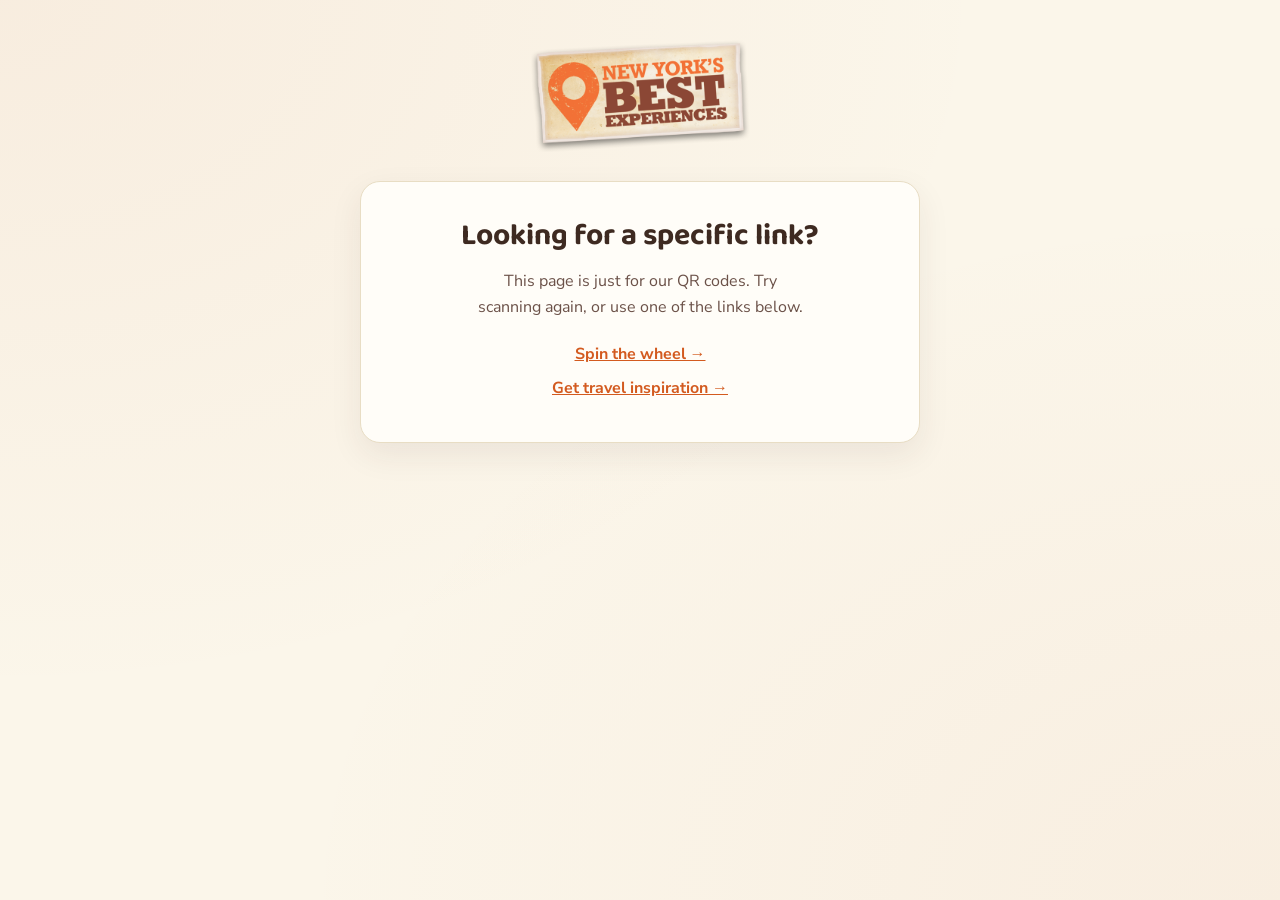
<file: public/index.html>
<!doctype html>
<html lang="en">
<head>
<meta charset="utf-8">
<meta name="viewport" content="width=device-width, initial-scale=1">
<title>New York's Best Experiences</title>
<meta name="robots" content="noindex">
<link rel="preconnect" href="https://fonts.googleapis.com">
<link rel="preconnect" href="https://fonts.gstatic.com" crossorigin>
<link href="https://fonts.googleapis.com/css2?family=Baloo+2:wght@600;700;800&family=Nunito+Sans:wght@400;600;700;800&display=swap" rel="stylesheet">
<link rel="stylesheet" href="assets/style.css">
</head>
<body>
<div class="wrap">
  <img class="logo" src="assets/nybe-logo.png" alt="New York's Best Experiences">
  <div class="card thanks-card">
    <h1>Looking for a specific link?</h1>
    <p>This page is just for our QR codes. Try scanning again, or use one of the links below.</p>
    <p style="margin-top:22px;"><a href="spin/" style="color:var(--accent-dark);font-weight:700;">Spin the wheel &rarr;</a></p>
    <p><a href="inbox/" style="color:var(--accent-dark);font-weight:700;">Get travel inspiration &rarr;</a></p>
  </div>
</div>
</body>
</html>
</file>
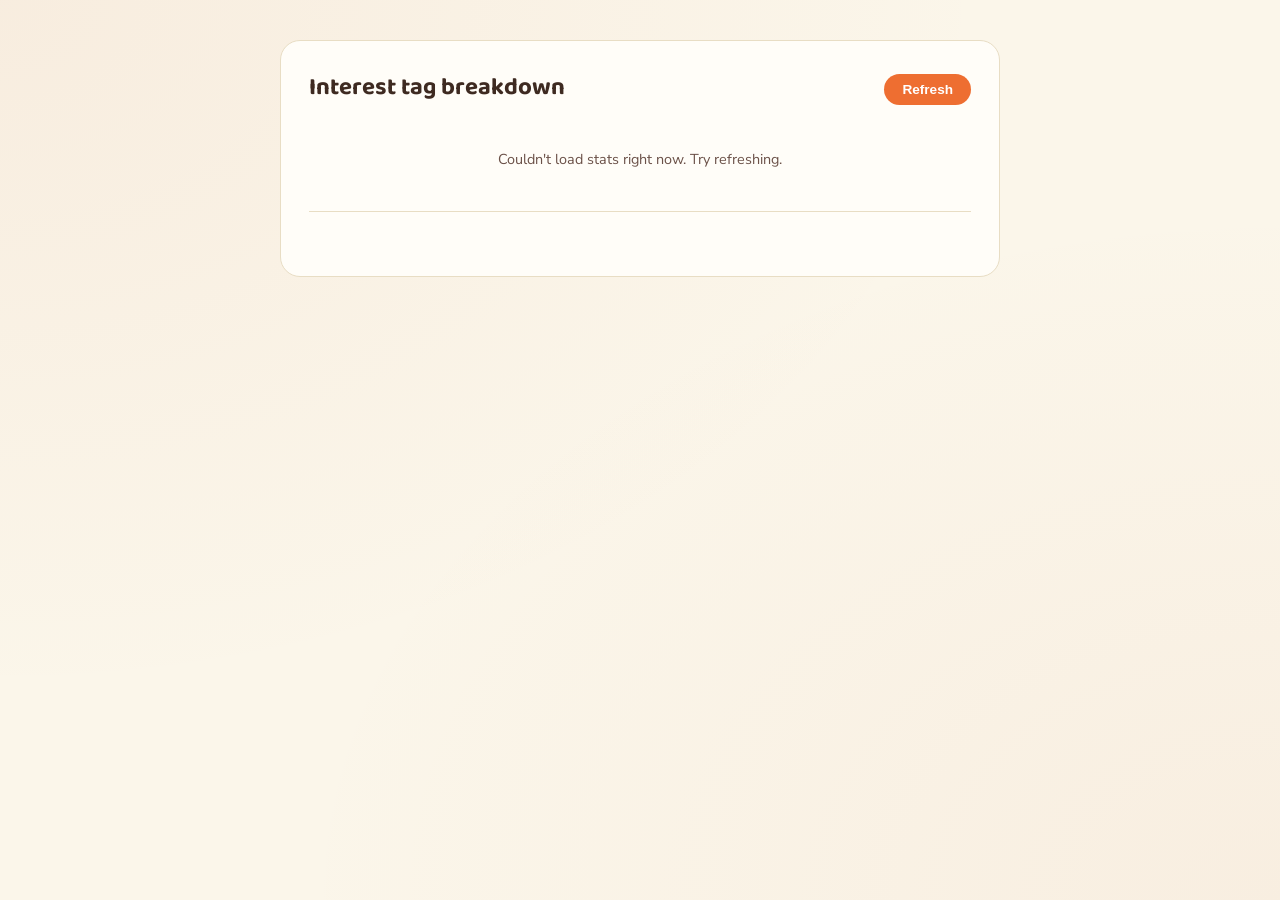
<file: public/admin/index.html>
<!doctype html>
<html lang="en">
<head>
<meta charset="utf-8">
<meta name="viewport" content="width=device-width, initial-scale=1">
<title>Interest Tags — New York's Best Experiences</title>
<meta name="robots" content="noindex, nofollow">
<link rel="preconnect" href="https://fonts.googleapis.com">
<link rel="preconnect" href="https://fonts.gstatic.com" crossorigin>
<link href="https://fonts.googleapis.com/css2?family=Baloo+2:wght@600;700;800&family=Nunito+Sans:wght@400;600;700;800&display=swap" rel="stylesheet">
<link rel="stylesheet" href="../assets/style.css">
<style>
  body { align-items: flex-start; padding-top: 40px; }
  .dash-wrap { width: 100%; max-width: 720px; }
  .dash-card {
    background: var(--card);
    border: 1px solid var(--border);
    border-radius: 20px;
    padding: 32px 28px;
  }
  .dash-head { display: flex; align-items: baseline; justify-content: space-between; gap: 12px; flex-wrap: wrap; margin-bottom: 4px; }
  .dash-head h1 { font-family: 'Baloo 2', sans-serif; font-size: 1.5rem; margin: 0; color: var(--text); }
  .dash-sub { color: var(--text-soft); font-size: 0.85rem; margin: 0 0 24px; }
  .refresh-btn {
    background: var(--accent); color: #fff; border: none; border-radius: 999px;
    padding: 8px 18px; font-weight: 700; font-size: 0.85rem; cursor: pointer;
  }
  .refresh-btn:disabled { opacity: 0.5; cursor: default; }
  .bar-row { margin-bottom: 14px; }
  .bar-label { display: flex; justify-content: space-between; font-size: 0.9rem; font-weight: 700; color: var(--text); margin-bottom: 4px; }
  .bar-label .count { color: var(--accent-dark); font-weight: 800; }
  .bar-label .pct { color: var(--text-soft); font-weight: 600; font-size: 0.8em; }
  .bar-track { background: var(--accent-soft); border-radius: 999px; height: 14px; overflow: hidden; }
  .bar-fill { background: var(--accent); height: 100%; border-radius: 999px; transition: width 0.4s ease; }
  .state-msg { color: var(--text-soft); font-size: 0.9rem; padding: 20px 0; text-align: center; }
  .total-line { margin-top: 22px; padding-top: 18px; border-top: 1px solid var(--border); color: var(--text-soft); font-size: 0.85rem; }
</style>
</head>
<body>
<div class="dash-wrap">
  <div class="dash-card">
    <div class="dash-head">
      <h1>Interest tag breakdown</h1>
      <button class="refresh-btn" id="refreshBtn" type="button">Refresh</button>
    </div>
    <p class="dash-sub" id="updatedLine">Loading&hellip;</p>
    <div id="bars"></div>
    <p class="total-line" id="totalLine"></p>
  </div>
</div>

<script>
(function () {
  var WORKER_URL = "https://nybe-qr-worker.miriam-68c.workers.dev/api/interest-stats";
  var LABELS = {
    "foodie": "Foodie", "wine": "Wine", "culture/art": "Culture/Art", "hiking": "Hiking",
    "fishing": "Fishing", "camping/rving": "Camping/RVing", "family fun": "Family Fun",
    "craft beverage": "Craft Beverage", "cool towns": "Cool Towns", "events": "Events",
    "beach": "Beach", "autumn": "Autumn", "lodging": "Lodging", "winter fun": "Winter Fun",
    "adventure": "Adventure"
  };

  var barsEl = document.getElementById("bars");
  var updatedEl = document.getElementById("updatedLine");
  var totalEl = document.getElementById("totalLine");
  var btn = document.getElementById("refreshBtn");

  function render(data) {
    var counts = data.counts.filter(function (c) { return c[1] !== null; });
    counts.sort(function (a, b) { return b[1] - a[1]; });
    var max = counts.reduce(function (m, c) { return Math.max(m, c[1]); }, 1);
    var sum = counts.reduce(function (s, c) { return s + c[1]; }, 0);

    barsEl.innerHTML = "";
    counts.forEach(function (c) {
      var tag = c[0], count = c[1];
      var row = document.createElement("div");
      row.className = "bar-row";
      var barPct = Math.round((count / max) * 100);
      var sharePct = sum ? ((count / sum) * 100).toFixed(1) : "0.0";
      row.innerHTML =
        '<div class="bar-label"><span>' + (LABELS[tag] || tag) + '</span><span class="count">' + count + ' <span class="pct">(' + sharePct + '%)</span></span></div>' +
        '<div class="bar-track"><div class="bar-fill" style="width:' + barPct + '%"></div></div>';
      barsEl.appendChild(row);
    });

    totalEl.textContent = sum + " tag selections across " + counts.length + " interest categories. Counts are per-tag (a contact with 3 interests counts once in each); percentages are each tag's share of all selections.";

    var d = new Date(data.generatedAt);
    updatedEl.textContent = "Live from GHL — updated " + d.toLocaleString();
  }

  function load() {
    btn.disabled = true;
    updatedEl.textContent = "Loading…";
    fetch(WORKER_URL)
      .then(function (r) { return r.json(); })
      .then(function (data) {
        if (!data.ok) throw new Error(data.error || "failed");
        render(data);
      })
      .catch(function () {
        barsEl.innerHTML = "";
        updatedEl.textContent = "";
        totalEl.textContent = "";
        var msg = document.createElement("p");
        msg.className = "state-msg";
        msg.textContent = "Couldn't load stats right now. Try refreshing.";
        barsEl.appendChild(msg);
      })
      .finally(function () { btn.disabled = false; });
  }

  btn.addEventListener("click", load);
  load();
})();
</script>
</body>
</html>
</file>
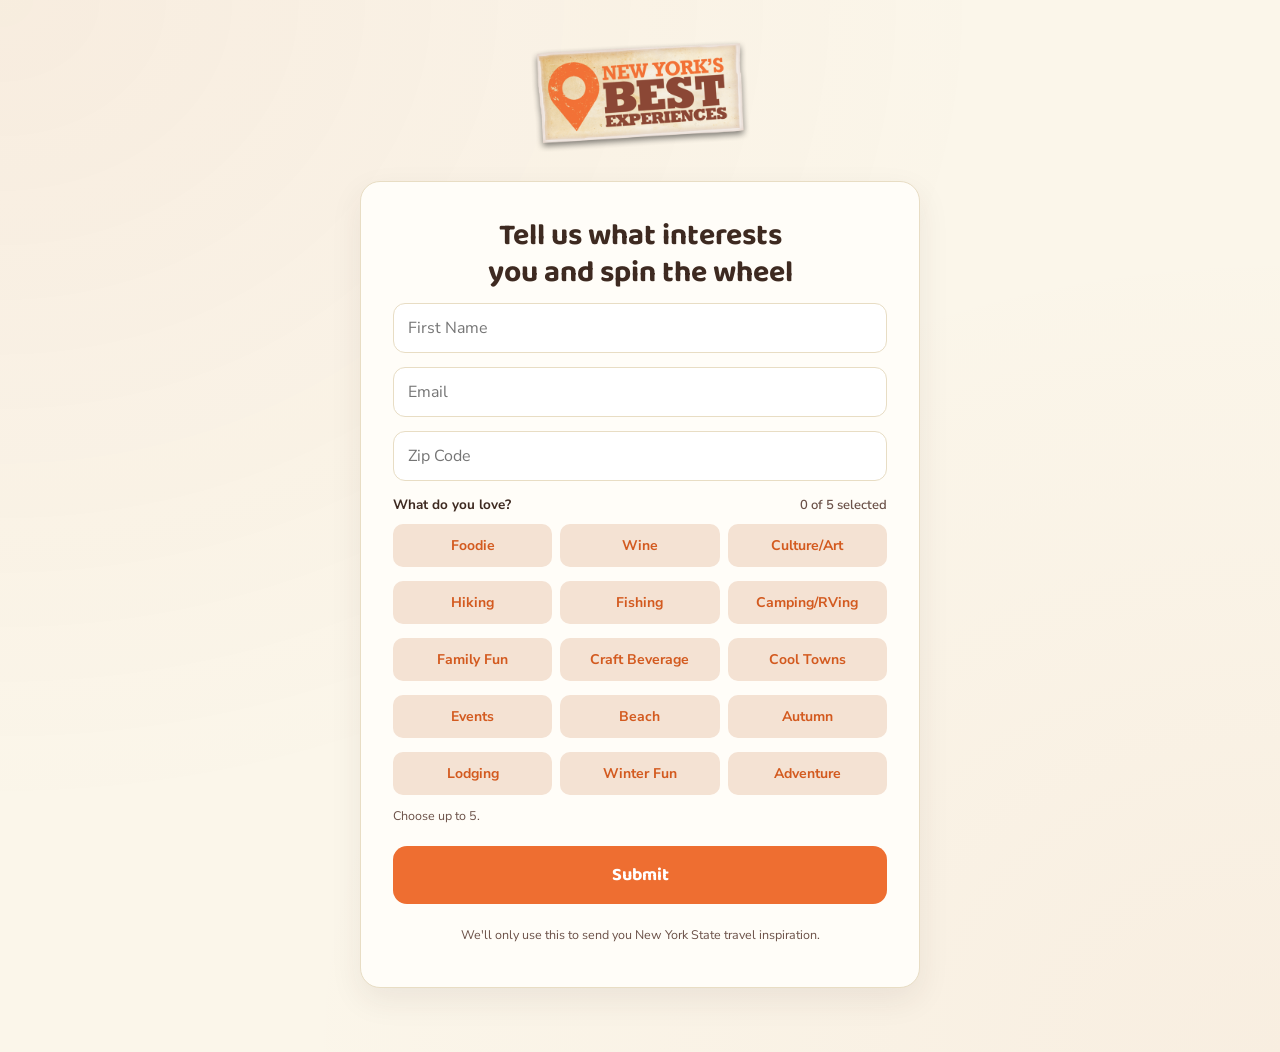
<file: public/inbox/index.html>
<!doctype html>
<html lang="en">
<head>
<meta charset="utf-8">
<meta name="viewport" content="width=device-width, initial-scale=1">
<title>New York's Best Experiences | Tell Us About You</title>
<meta name="robots" content="noindex">
<link rel="preconnect" href="https://fonts.googleapis.com">
<link rel="preconnect" href="https://fonts.gstatic.com" crossorigin>
<link href="https://fonts.googleapis.com/css2?family=Baloo+2:wght@600;700;800&family=Nunito+Sans:wght@400;600;700;800&display=swap" rel="stylesheet">
<link rel="stylesheet" href="../assets/style.css">
</head>
<body>
<div class="wrap">
  <img class="logo" src="../assets/nybe-logo.png" alt="New York's Best Experiences">
  <div class="card">
    <h1>Tell us what interests you and spin the&nbsp;wheel</h1>

    <div id="error-msg" class="error-msg"></div>

    <form id="optin-form" novalidate>
      <div class="field">
        <label class="sr-only" for="firstName">First Name</label>
        <input type="text" id="firstName" name="firstName" placeholder="First Name" autocomplete="given-name" required>
      </div>
      <div class="field">
        <label class="sr-only" for="email">Email</label>
        <input type="email" id="email" name="email" placeholder="Email" autocomplete="email" required>
      </div>
      <div class="field">
        <label class="sr-only" for="zip">Zip Code</label>
        <input type="text" id="zip" name="zip" placeholder="Zip Code" inputmode="numeric" pattern="[0-9]{5}(-[0-9]{4})?" maxlength="10" autocomplete="postal-code" required>
      </div>

      <!-- honeypot -->
      <div style="position:absolute;left:-9999px;" aria-hidden="true">
        <label for="company">Company</label>
        <input type="text" id="company" name="company" tabindex="-1" autocomplete="off">
      </div>

      <div class="interests-head">
        <label>What do you love?</label>
        <span id="interests-count" class="interests-count">0 of 5 selected</span>
      </div>
      <div class="interests-grid">
        <label class="chip"><input type="checkbox" name="interests" value="Foodie"><span>Foodie</span></label>
        <label class="chip"><input type="checkbox" name="interests" value="Wine"><span>Wine</span></label>
        <label class="chip"><input type="checkbox" name="interests" value="Culture/Art"><span>Culture/Art</span></label>
        <label class="chip"><input type="checkbox" name="interests" value="Hiking"><span>Hiking</span></label>
        <label class="chip"><input type="checkbox" name="interests" value="Fishing"><span>Fishing</span></label>
        <label class="chip"><input type="checkbox" name="interests" value="Camping/RVing"><span>Camping/RVing</span></label>
        <label class="chip"><input type="checkbox" name="interests" value="Family Fun"><span>Family Fun</span></label>
        <label class="chip"><input type="checkbox" name="interests" value="Craft Beverage"><span>Craft Beverage</span></label>
        <label class="chip"><input type="checkbox" name="interests" value="Cool Towns"><span>Cool Towns</span></label>
        <label class="chip"><input type="checkbox" name="interests" value="Events"><span>Events</span></label>
        <label class="chip"><input type="checkbox" name="interests" value="Beach"><span>Beach</span></label>
        <label class="chip"><input type="checkbox" name="interests" value="Autumn"><span>Autumn</span></label>
        <label class="chip"><input type="checkbox" name="interests" value="Lodging"><span>Lodging</span></label>
        <label class="chip"><input type="checkbox" name="interests" value="Winter Fun"><span>Winter Fun</span></label>
        <label class="chip"><input type="checkbox" name="interests" value="Adventure"><span>Adventure</span></label>
      </div>
      <p class="interests-help">Choose up to 5.</p>

      <button type="submit" class="submit" id="submit-btn">Submit</button>
    </form>
    <p class="footer-note">We'll only use this to send you New&nbsp;York&nbsp;State travel&nbsp;inspiration.</p>
  </div>
</div>
<script>
  window.NYBE_CONFIG = { source: 'qr-inbox', thanksUrl: 'thanks.html' };
</script>
<script src="../assets/optin.js"></script>
</body>
</html>
</file>
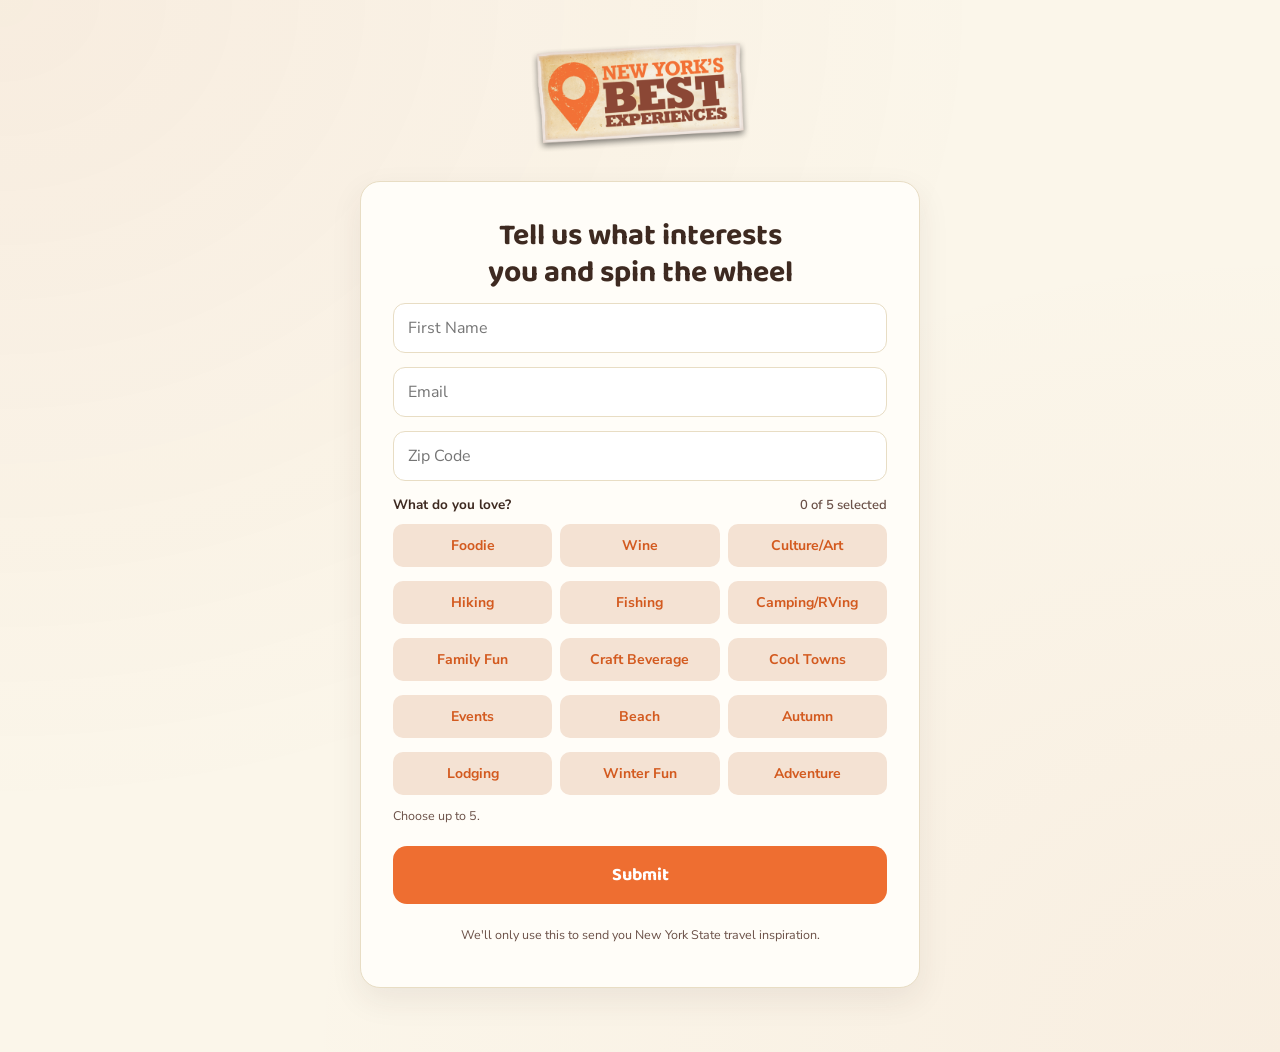
<file: public/spin/index.html>
<!doctype html>
<html lang="en">
<head>
<meta charset="utf-8">
<meta name="viewport" content="width=device-width, initial-scale=1">
<title>New York's Best Experiences | Tell Us About You</title>
<meta name="robots" content="noindex">
<link rel="preconnect" href="https://fonts.googleapis.com">
<link rel="preconnect" href="https://fonts.gstatic.com" crossorigin>
<link href="https://fonts.googleapis.com/css2?family=Baloo+2:wght@600;700;800&family=Nunito+Sans:wght@400;600;700;800&display=swap" rel="stylesheet">
<link rel="stylesheet" href="../assets/style.css">
</head>
<body>
<div class="wrap">
  <img class="logo" src="../assets/nybe-logo.png" alt="New York's Best Experiences">
  <div class="card">
    <h1>Tell us what interests you and spin the&nbsp;wheel</h1>

    <div id="error-msg" class="error-msg"></div>

    <form id="optin-form" novalidate>
      <div class="field">
        <label class="sr-only" for="firstName">First Name</label>
        <input type="text" id="firstName" name="firstName" placeholder="First Name" autocomplete="given-name" required>
      </div>
      <div class="field">
        <label class="sr-only" for="email">Email</label>
        <input type="email" id="email" name="email" placeholder="Email" autocomplete="email" required>
      </div>
      <div class="field">
        <label class="sr-only" for="zip">Zip Code</label>
        <input type="text" id="zip" name="zip" placeholder="Zip Code" inputmode="numeric" pattern="[0-9]{5}(-[0-9]{4})?" maxlength="10" autocomplete="postal-code" required>
      </div>

      <!-- honeypot -->
      <div style="position:absolute;left:-9999px;" aria-hidden="true">
        <label for="company">Company</label>
        <input type="text" id="company" name="company" tabindex="-1" autocomplete="off">
      </div>

      <div class="interests-head">
        <label>What do you love?</label>
        <span id="interests-count" class="interests-count">0 of 5 selected</span>
      </div>
      <div class="interests-grid">
        <label class="chip"><input type="checkbox" name="interests" value="Foodie"><span>Foodie</span></label>
        <label class="chip"><input type="checkbox" name="interests" value="Wine"><span>Wine</span></label>
        <label class="chip"><input type="checkbox" name="interests" value="Culture/Art"><span>Culture/Art</span></label>
        <label class="chip"><input type="checkbox" name="interests" value="Hiking"><span>Hiking</span></label>
        <label class="chip"><input type="checkbox" name="interests" value="Fishing"><span>Fishing</span></label>
        <label class="chip"><input type="checkbox" name="interests" value="Camping/RVing"><span>Camping/RVing</span></label>
        <label class="chip"><input type="checkbox" name="interests" value="Family Fun"><span>Family Fun</span></label>
        <label class="chip"><input type="checkbox" name="interests" value="Craft Beverage"><span>Craft Beverage</span></label>
        <label class="chip"><input type="checkbox" name="interests" value="Cool Towns"><span>Cool Towns</span></label>
        <label class="chip"><input type="checkbox" name="interests" value="Events"><span>Events</span></label>
        <label class="chip"><input type="checkbox" name="interests" value="Beach"><span>Beach</span></label>
        <label class="chip"><input type="checkbox" name="interests" value="Autumn"><span>Autumn</span></label>
        <label class="chip"><input type="checkbox" name="interests" value="Lodging"><span>Lodging</span></label>
        <label class="chip"><input type="checkbox" name="interests" value="Winter Fun"><span>Winter Fun</span></label>
        <label class="chip"><input type="checkbox" name="interests" value="Adventure"><span>Adventure</span></label>
      </div>
      <p class="interests-help">Choose up to 5.</p>

      <button type="submit" class="submit" id="submit-btn">Submit</button>
    </form>
    <p class="footer-note">We'll only use this to send you New&nbsp;York&nbsp;State travel&nbsp;inspiration.</p>
  </div>
</div>
<script>
  window.NYBE_CONFIG = { source: 'qr-spin', thanksUrl: 'thanks.html' };
</script>
<script src="../assets/optin.js"></script>
</body>
</html>
</file>
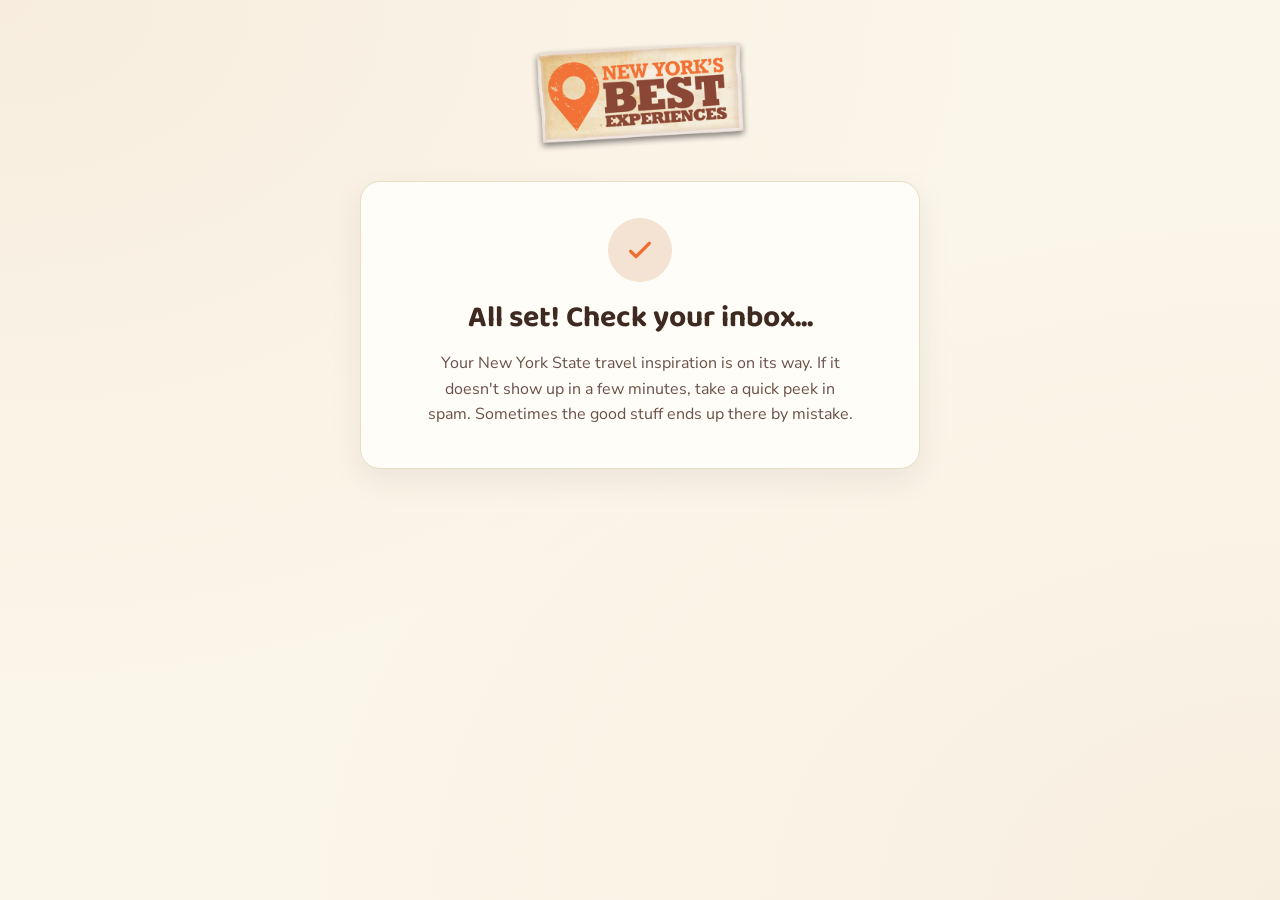
<file: public/inbox/thanks.html>
<!doctype html>
<html lang="en">
<head>
<meta charset="utf-8">
<meta name="viewport" content="width=device-width, initial-scale=1">
<title>You're All Set | New York's Best Experiences</title>
<meta name="robots" content="noindex">
<link rel="preconnect" href="https://fonts.googleapis.com">
<link rel="preconnect" href="https://fonts.gstatic.com" crossorigin>
<link href="https://fonts.googleapis.com/css2?family=Baloo+2:wght@600;700;800&family=Nunito+Sans:wght@400;600;700;800&display=swap" rel="stylesheet">
<link rel="stylesheet" href="../assets/style.css">
</head>
<body>
<div class="wrap">
  <a href="https://www.newyorksbestexperiences.com" aria-label="New York's Best Experiences">
    <img class="logo" src="../assets/nybe-logo.png" alt="New York's Best Experiences">
  </a>
  <div class="card thanks-card">
    <div class="thanks-icon">
      <svg viewBox="0 0 24 24" fill="none" xmlns="http://www.w3.org/2000/svg">
        <path d="M5 13l4 4L19 7" stroke="#EE6E31" stroke-width="2.5" stroke-linecap="round" stroke-linejoin="round"/>
      </svg>
    </div>
    <h1>All set! Check&nbsp;your inbox...</h1>
    <p>Your New&nbsp;York&nbsp;State travel&nbsp;inspiration is on its way. If it doesn't show up in a few minutes, take a quick peek in spam. Sometimes the good stuff ends up there by mistake.</p>
  </div>
</div>
</body>
</html>
</file>
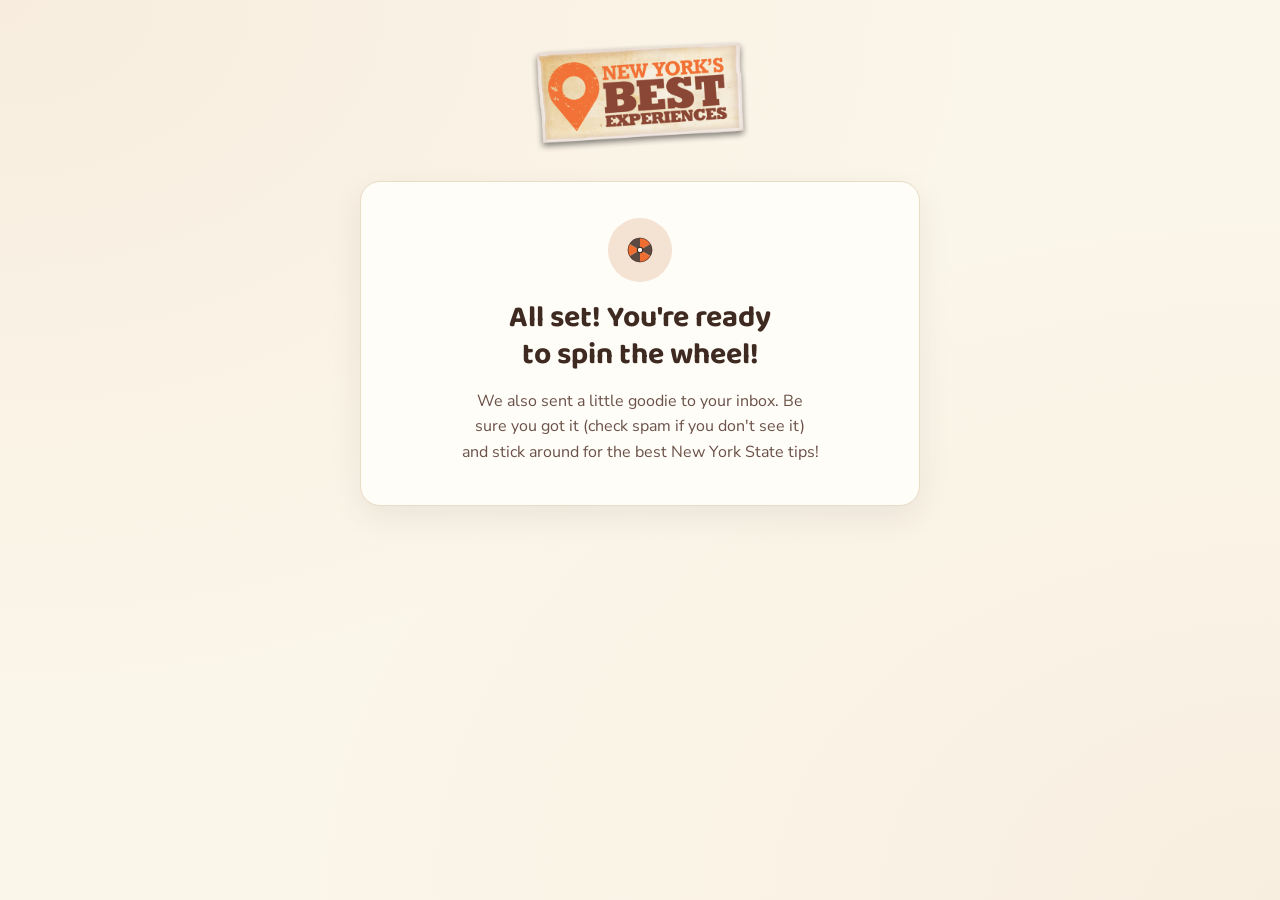
<file: public/spin/thanks.html>
<!doctype html>
<html lang="en">
<head>
<meta charset="utf-8">
<meta name="viewport" content="width=device-width, initial-scale=1">
<title>You're All Set | New York's Best Experiences</title>
<meta name="robots" content="noindex">
<link rel="preconnect" href="https://fonts.googleapis.com">
<link rel="preconnect" href="https://fonts.gstatic.com" crossorigin>
<link href="https://fonts.googleapis.com/css2?family=Baloo+2:wght@600;700;800&family=Nunito+Sans:wght@400;600;700;800&display=swap" rel="stylesheet">
<link rel="stylesheet" href="../assets/style.css">
</head>
<body>
<div class="wrap">
  <a href="https://www.newyorksbestexperiences.com" aria-label="New York's Best Experiences">
    <img class="logo" src="../assets/nybe-logo.png" alt="New York's Best Experiences">
  </a>
  <div class="card thanks-card">
    <div class="thanks-icon spin">
      <svg viewBox="0 0 24 24" xmlns="http://www.w3.org/2000/svg">
        <path d="M12 12 L12 3 A9 9 0 0 1 19.79 7.5 Z" fill="#EE6E31"/>
        <path d="M12 12 L19.79 7.5 A9 9 0 0 1 19.79 16.5 Z" fill="#5C4A42"/>
        <path d="M12 12 L19.79 16.5 A9 9 0 0 1 12 21 Z" fill="#EE6E31"/>
        <path d="M12 12 L12 21 A9 9 0 0 1 4.21 16.5 Z" fill="#5C4A42"/>
        <path d="M12 12 L4.21 16.5 A9 9 0 0 1 4.21 7.5 Z" fill="#EE6E31"/>
        <path d="M12 12 L4.21 7.5 A9 9 0 0 1 12 3 Z" fill="#5C4A42"/>
        <circle cx="12" cy="12" r="9" fill="none" stroke="#3E2A21" stroke-width="0.5"/>
        <circle cx="12" cy="12" r="2" fill="#FFFDF8" stroke="#3E2A21" stroke-width="0.8"/>
      </svg>
    </div>
    <h1>All set! You're&nbsp;ready to spin the wheel!</h1>
    <p id="body-copy">We also sent a little goodie to your inbox. Be sure you got it (check spam if you don't see it) and stick around for the best New&nbsp;York&nbsp;State tips!</p>
  </div>
</div>
<script>
  (function () {
    var params = new URLSearchParams(window.location.search);
    var raw = params.get('interests');
    if (!raw) return;
    var items = raw.split(',').map(function (s) { return s.trim(); }).filter(Boolean);
    if (!items.length) return;

    function formatList(list) {
      list = list.slice();
      list[0] = list[0].charAt(0).toUpperCase() + list[0].slice(1);
      if (list.length === 1) return list[0];
      if (list.length === 2) return list[0] + ' and ' + list[1];
      return list.slice(0, -1).join(', ') + ' and ' + list[list.length - 1];
    }

    document.getElementById('body-copy').textContent =
      "We also sent a little goodie to your inbox. Be sure you got it (check spam if you don't see it) and stick around for the best tips for " +
      formatList(items) + ' in New York State!';
  })();
</script>
</body>
</html>
</file>
<file: public/assets/style.css>
/* New York's Best Experiences: QR opt-in pages
   Brand pulled from newyorksbestexperiences.com: cream ground, dark brown
   text, terracotta accent (from the client's kiosk reference), rounded
   hand-lettered headline feel. */

:root {
  --bg: #fbf6ea;
  --card: #fffdf8;
  --text: #3e2a21;
  --text-soft: #6b5148;
  --border: #e8ddc4;
  --accent: #ee6e31;
  --accent-dark: #d35a1f;
  --accent-soft: #f4e2d3;
}

* { box-sizing: border-box; }

html, body {
  margin: 0;
  padding: 0;
  background: var(--bg);
  color: var(--text);
  font-family: 'Nunito Sans', -apple-system, BlinkMacSystemFont, 'Segoe UI', sans-serif;
  -webkit-font-smoothing: antialiased;
}

body {
  min-height: 100vh;
  display: flex;
  align-items: flex-start;
  justify-content: center;
  padding: 40px 16px 64px;
  background-image:
    radial-gradient(ellipse at top left, rgba(193, 89, 44, 0.06), transparent 55%),
    radial-gradient(ellipse at bottom right, rgba(193, 89, 44, 0.05), transparent 55%);
}

.wrap {
  width: 100%;
  max-width: 560px;
}

.logo {
  display: block;
  margin: 0 auto 28px;
  max-width: 220px;
  height: auto;
}

a:has(> .logo) {
  display: block;
  width: fit-content;
  margin: 0 auto;
}

a:has(> .logo) .logo {
  margin-bottom: 28px;
}

.card {
  background: var(--card);
  border: 1px solid var(--border);
  border-radius: 20px;
  padding: 36px 32px 32px;
  box-shadow: 0 12px 32px rgba(62, 42, 33, 0.08);
}

h1 {
  font-family: 'Baloo 2', 'Nunito Sans', sans-serif;
  font-weight: 700;
  font-size: 30px;
  line-height: 1.25;
  color: var(--text);
  margin: 0 0 10px;
  text-align: center;
  text-wrap: balance;
}

.subcopy {
  text-align: center;
  color: var(--text-soft);
  font-size: 15.5px;
  line-height: 1.55;
  margin: 0 0 28px;
  text-wrap: balance;
}

label {
  display: block;
  font-weight: 700;
  font-size: 13.5px;
  color: var(--text);
  margin: 0 0 6px;
}

.field { margin-bottom: 14px; }

.sr-only {
  position: absolute;
  width: 1px;
  height: 1px;
  padding: 0;
  margin: -1px;
  overflow: hidden;
  clip: rect(0, 0, 0, 0);
  white-space: nowrap;
  border: 0;
}

input[type="text"],
input[type="email"] {
  width: 100%;
  font-family: inherit;
  font-size: 16px;
  padding: 13px 14px;
  border: 1.5px solid var(--border);
  border-radius: 12px;
  background: #fff;
  color: var(--text);
  outline: none;
  transition: border-color .15s ease;
}

input[type="text"]:focus,
input[type="email"]:focus {
  border-color: var(--accent);
}

.interests-head {
  display: flex;
  align-items: baseline;
  justify-content: space-between;
  margin-bottom: 10px;
}

.interests-head label { margin: 0; }

.interests-count {
  font-size: 13px;
  color: var(--text-soft);
  font-weight: 600;
}

.interests-count.full { color: var(--accent-dark); }

.interests-grid {
  display: grid;
  grid-template-columns: repeat(3, 1fr);
  gap: 8px;
  margin-bottom: 6px;
}

@media (max-width: 480px) {
  .interests-grid { grid-template-columns: repeat(2, 1fr); }
  .card { padding: 28px 20px 24px; }
}

.chip {
  position: relative;
}

.chip input {
  position: absolute;
  opacity: 0;
  width: 100%;
  height: 100%;
  margin: 0;
  cursor: pointer;
}

.chip span {
  display: block;
  text-align: center;
  font-size: 14px;
  font-weight: 700;
  color: var(--accent-dark);
  background: var(--accent-soft);
  border: 1.5px solid transparent;
  border-radius: 10px;
  padding: 11px 6px;
  transition: background .12s ease, color .12s ease, transform .08s ease;
  user-select: none;
}

.chip input:checked + span {
  background: var(--accent);
  color: #fff;
}

.chip input:focus-visible + span {
  border-color: var(--text);
}

.chip input:disabled + span {
  opacity: 0.4;
}

.interests-help {
  font-size: 12.5px;
  color: var(--text-soft);
  margin: 6px 0 22px;
}

button.submit {
  display: block;
  width: 100%;
  font-family: 'Baloo 2', 'Nunito Sans', sans-serif;
  font-weight: 700;
  font-size: 18px;
  color: #fff;
  background: var(--accent);
  border: none;
  border-radius: 14px;
  padding: 15px 18px;
  cursor: pointer;
  transition: background .15s ease, transform .08s ease;
}

button.submit:hover { background: var(--accent-dark); }
button.submit:active { transform: scale(0.99); }

button.submit:disabled {
  background: #d8c9b8;
  cursor: not-allowed;
}

.error-msg {
  display: none;
  background: #fdeeea;
  color: #a33a1f;
  border: 1px solid #f3c9ba;
  border-radius: 10px;
  padding: 10px 14px;
  font-size: 14px;
  margin-bottom: 18px;
}

.error-msg.show { display: block; }

.footer-note {
  text-align: center;
  font-size: 12.5px;
  color: var(--text-soft);
  margin-top: 22px;
}

/* Thank-you pages */
.thanks-card {
  text-align: center;
}

.thanks-icon {
  width: 64px;
  height: 64px;
  margin: 0 auto 18px;
  border-radius: 50%;
  background: var(--accent-soft);
  display: flex;
  align-items: center;
  justify-content: center;
}

.thanks-icon svg { width: 32px; height: 32px; }

.thanks-icon.spin svg {
  transform-origin: 50% 50%;
  animation: spin-wheel 3.5s linear infinite;
}

@keyframes spin-wheel {
  to { transform: rotate(360deg); }
}

.thanks-card h1 { margin-bottom: 14px; }

.thanks-card p {
  color: var(--text-soft);
  font-size: 16px;
  line-height: 1.6;
  margin: 0 0 8px;
  text-wrap: balance;
}
</file>
